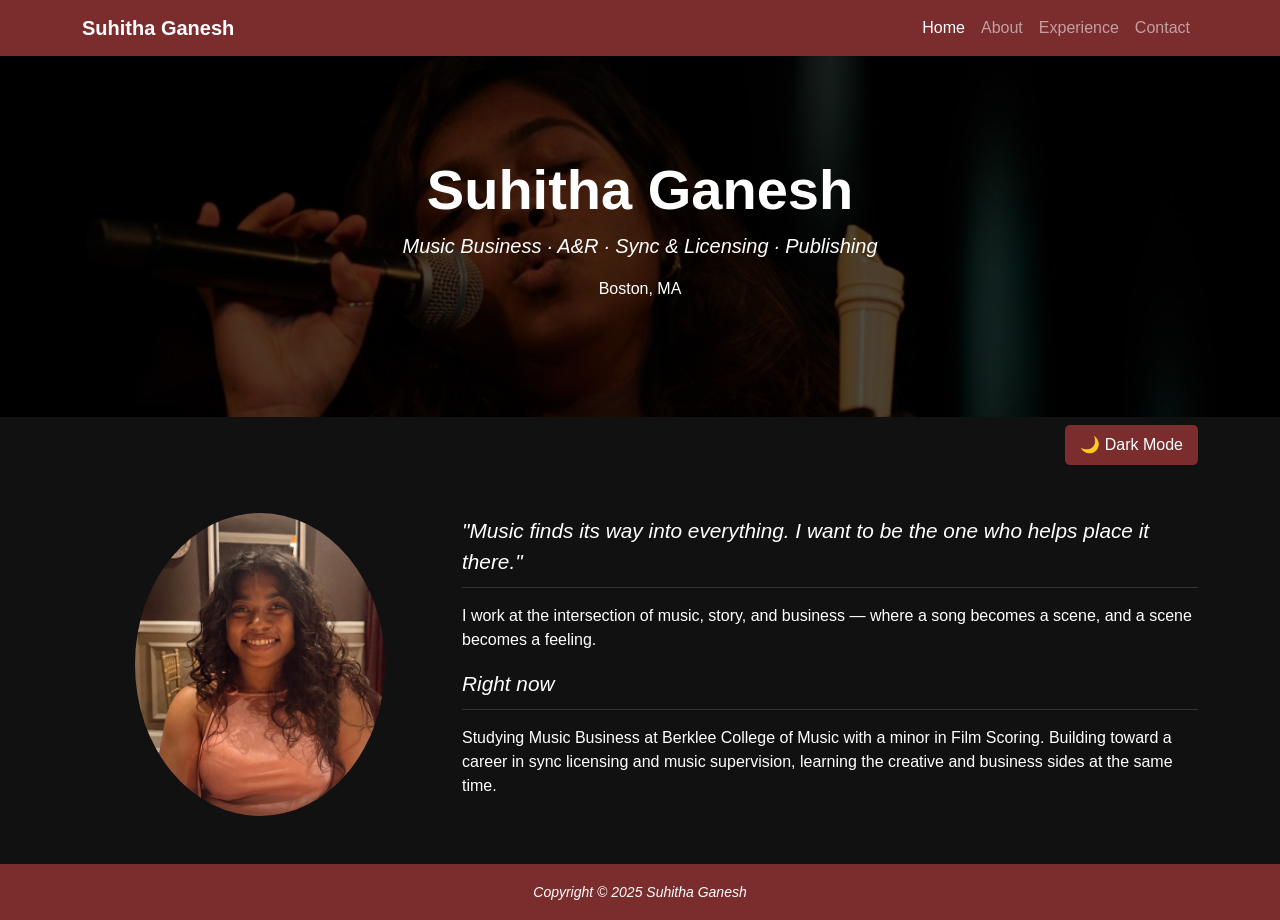
<file: index.html>
<!DOCTYPE html>
<html lang="en">
<head>
  <title>Suhitha Ganesh</title>
  <meta charset="utf-8">
  <meta name="viewport" content="width=device-width, initial-scale=1">
  <link href="https://cdn.jsdelivr.net/npm/bootstrap@5.3.0/dist/css/bootstrap.min.css" rel="stylesheet">
  <link rel="stylesheet" href="style.css">
</head>
<body>

<!-- Bootstrap Navbar -->
<nav class="navbar navbar-expand-lg navbar-dark" style="background-color: #7B2D2D;">
  <div class="container">
    <a class="navbar-brand fw-bold" href="index.html">Suhitha Ganesh</a>
    <button class="navbar-toggler" type="button" data-bs-toggle="collapse" data-bs-target="#navbarNav">
      <span class="navbar-toggler-icon"></span>
    </button>
    <div class="collapse navbar-collapse" id="navbarNav">
      <ul class="navbar-nav ms-auto">
        <li class="nav-item"><a class="nav-link active" href="index.html">Home</a></li>
        <li class="nav-item"><a class="nav-link" href="about.html">About</a></li>
        <li class="nav-item"><a class="nav-link" href="experience.html">Experience</a></li>
        <li class="nav-item"><a class="nav-link" href="contact.html">Contact</a></li>
      </ul>
    </div>
  </div>
</nav>

<!-- Header -->
<header class="hero">
  <h1 class="display-4 fw-bold">Suhitha Ganesh</h1>
  <p class="lead"><em>Music Business · A&R · Sync &amp; Licensing · Publishing</em></p>
  <p>Boston, MA</p>
</header>
<div class="text-end container mt-2">
  <button id="darkModeBtn" onclick="toggleDarkMode()" style="background-color:#7B2D2D; color:white; border:none; padding:8px 15px; border-radius:5px; cursor:pointer;">
    🌙 Dark Mode
  </button>
</div>

<!-- Main Content -->
<main class="container my-5">
  <div class="row align-items-center">
    <div class="col-md-4 text-center">
      <img src="profile.jpg" alt="Suhitha Ganesh" class="img-fluid rounded-circle" style="max-width: 250px;">
    </div>
    <div class="col-md-8">
      <p style="font-size: 1.3rem; font-style: italic; border-bottom: 1px solid #333; padding-bottom: 10px;">"Music finds its way into everything. I want to be the one who helps place it there."</p>
      <p>I work at the intersection of music, story, and business — where a song becomes a scene, and a scene becomes a feeling.</p>
      <p style="font-size: 1.3rem; font-style: italic; border-bottom: 1px solid #333; padding-bottom: 10px;">Right now</p>
      <p>Studying Music Business at Berklee College of Music with a minor in Film Scoring. Building toward a career in sync licensing and music supervision, learning the creative and business sides at the same time.</p>
    </div>
  </div>
</main>

<!-- Footer -->
<footer class="text-center py-3" style="background-color: #7B2D2D; color: white;">
  <small><i>Copyright &copy; 2025 Suhitha Ganesh</i></small>
</footer>
<script>
function toggleDarkMode() {
  document.body.classList.toggle('light-mode');
  var btn = document.getElementById('darkModeBtn');
  if (document.body.classList.contains('light-mode')) {
    btn.textContent = '🌙 Dark Mode';
  } else {
    btn.textContent = '☀️ Light Mode';
  }
}
</script>

<script src="https://cdn.jsdelivr.net/npm/bootstrap@5.3.0/dist/js/bootstrap.bundle.min.js"></script>

</body>
</html>
</file>
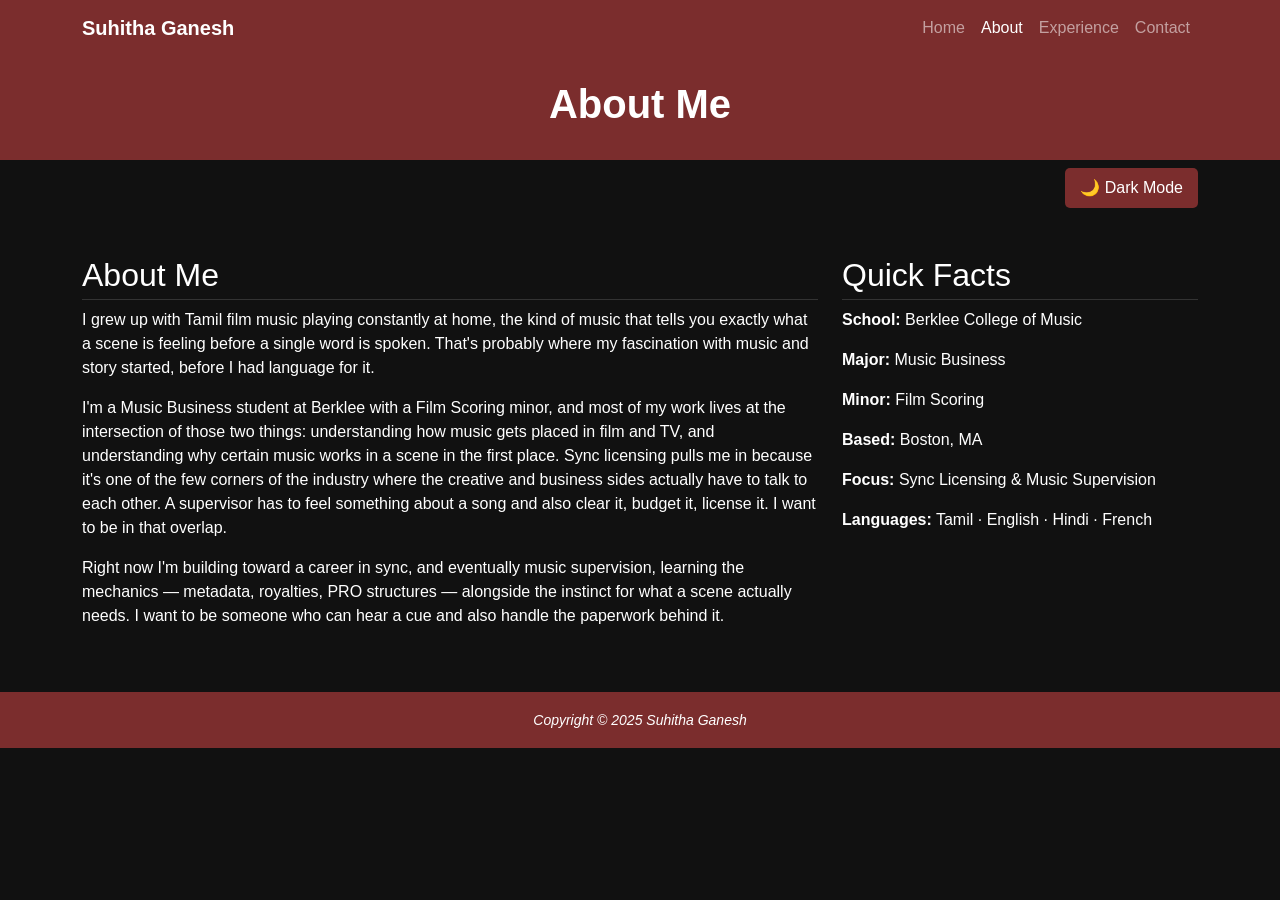
<file: about.html>
<!DOCTYPE html>
<html lang="en">
<head>
  <title>Suhitha Ganesh - About</title>
  <meta charset="utf-8">
  <meta name="viewport" content="width=device-width, initial-scale=1">
  <link href="https://cdn.jsdelivr.net/npm/bootstrap@5.3.0/dist/css/bootstrap.min.css" rel="stylesheet">
  <link rel="stylesheet" href="style.css">
</head>
<body>

<nav class="navbar navbar-expand-lg navbar-dark" style="background-color: #7B2D2D;">
  <div class="container">
    <a class="navbar-brand fw-bold" href="index.html">Suhitha Ganesh</a>
    <button class="navbar-toggler" type="button" data-bs-toggle="collapse" data-bs-target="#navbarNav">
      <span class="navbar-toggler-icon"></span>
    </button>
    <div class="collapse navbar-collapse" id="navbarNav">
      <ul class="navbar-nav ms-auto">
        <li class="nav-item"><a class="nav-link" href="index.html">Home</a></li>
        <li class="nav-item"><a class="nav-link active" href="about.html">About</a></li>
        <li class="nav-item"><a class="nav-link" href="experience.html">Experience</a></li>
        <li class="nav-item"><a class="nav-link" href="contact.html">Contact</a></li>
      </ul>
    </div>
  </div>
</nav>

<header class="text-white text-center py-4" style="background-color: #7B2D2D;">
  <h1 class="fw-bold">About Me</h1>
</header>
<div class="text-end container mt-2">
  <button id="darkModeBtn" onclick="toggleDarkMode()" style="background-color:#7B2D2D; color:white; border:none; padding:8px 15px; border-radius:5px; cursor:pointer;">
    🌙 Dark Mode
  </button>
</div>
<main class="container my-5">
  <div class="row">
    <div class="col-md-8">
      <h2>About Me</h2>
      <p>I grew up with Tamil film music playing constantly at home, the kind of music that tells you exactly what a scene is feeling before a single word is spoken. That's probably where my fascination with music and story started, before I had language for it.</p>
      <p>I'm a Music Business student at Berklee with a Film Scoring minor, and most of my work lives at the intersection of those two things: understanding how music gets placed in film and TV, and understanding why certain music works in a scene in the first place. Sync licensing pulls me in because it's one of the few corners of the industry where the creative and business sides actually have to talk to each other. A supervisor has to feel something about a song and also clear it, budget it, license it. I want to be in that overlap.</p>
      <p>Right now I'm building toward a career in sync, and eventually music supervision, learning the mechanics — metadata, royalties, PRO structures — alongside the instinct for what a scene actually needs. I want to be someone who can hear a cue and also handle the paperwork behind it.</p>
    </div>
    <div class="col-md-4">
      <h2>Quick Facts</h2>
      <p><strong>School:</strong> Berklee College of Music</p>
      <p><strong>Major:</strong> Music Business</p>
      <p><strong>Minor:</strong> Film Scoring</p>
      <p><strong>Based:</strong> Boston, MA</p>
      <p><strong>Focus:</strong> Sync Licensing & Music Supervision</p>
      <p><strong>Languages:</strong> Tamil · English · Hindi · French</p>
    </div>
  </div>
</main>

<footer class="text-center py-3" style="background-color: #7B2D2D; color: white;">
  <small><i>Copyright &copy; 2025 Suhitha Ganesh</i></small>
</footer>
<script>
function toggleDarkMode() {
  document.body.classList.toggle('light-mode');
  var btn = document.getElementById('darkModeBtn');
  if (document.body.classList.contains('light-mode')) {
    btn.textContent = '🌙 Dark Mode';
  } else {
    btn.textContent = '☀️ Light Mode';
  }
}
</script>

<script src="https://cdn.jsdelivr.net/npm/bootstrap@5.3.0/dist/js/bootstrap.bundle.min.js"></script>
</body>
</html>
</file>
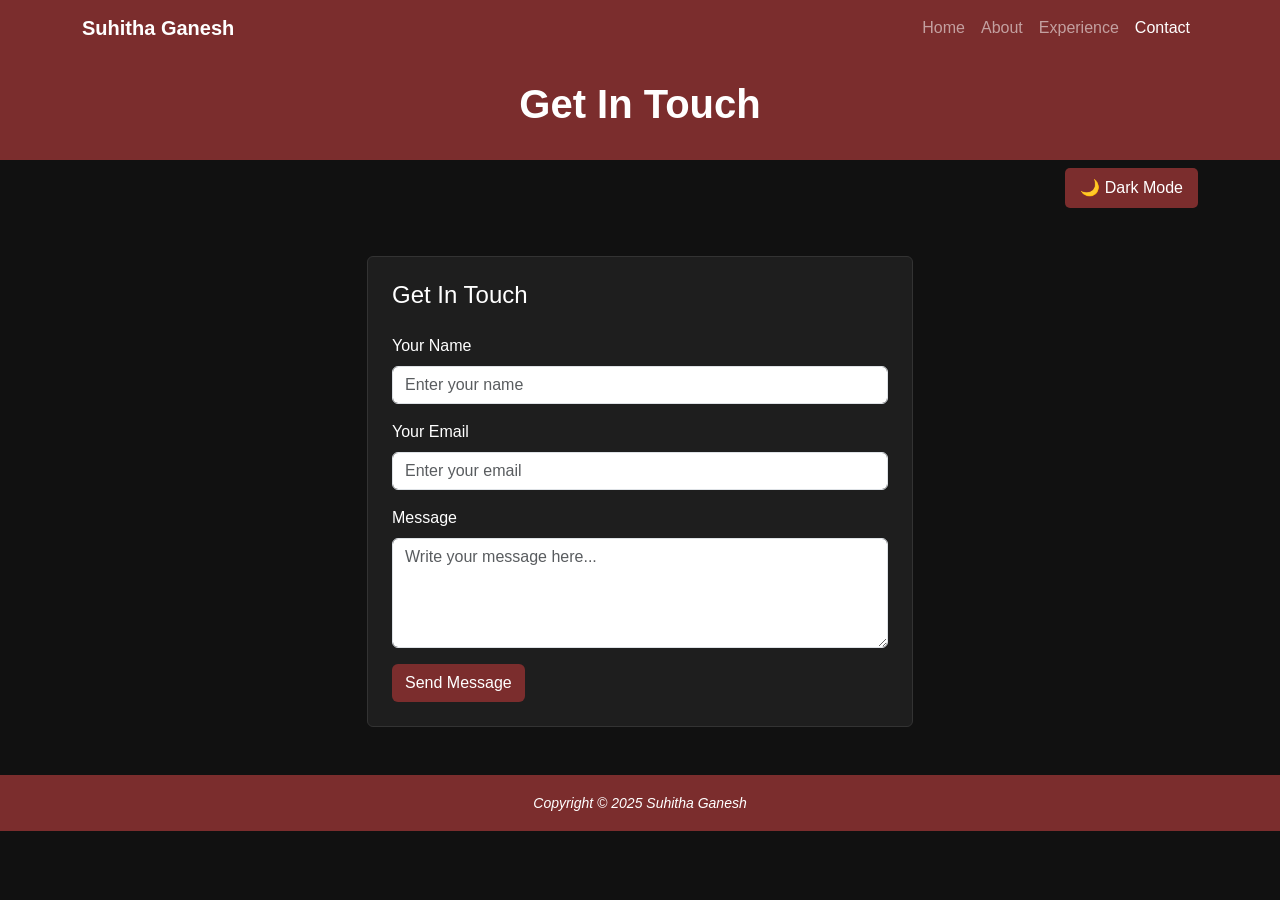
<file: contact.html>
<!DOCTYPE html>
<html lang="en">
<head>
  <title>Suhitha Ganesh - Contact</title>
  <meta charset="utf-8">
  <meta name="viewport" content="width=device-width, initial-scale=1">
  <link href="https://cdn.jsdelivr.net/npm/bootstrap@5.3.0/dist/css/bootstrap.min.css" rel="stylesheet">
  <link rel="stylesheet" href="style.css">
</head>
<body>

<nav class="navbar navbar-expand-lg navbar-dark" style="background-color: #7B2D2D;">
  <div class="container">
    <a class="navbar-brand fw-bold" href="index.html">Suhitha Ganesh</a>
    <button class="navbar-toggler" type="button" data-bs-toggle="collapse" data-bs-target="#navbarNav">
      <span class="navbar-toggler-icon"></span>
    </button>
    <div class="collapse navbar-collapse" id="navbarNav">
      <ul class="navbar-nav ms-auto">
        <li class="nav-item"><a class="nav-link" href="index.html">Home</a></li>
        <li class="nav-item"><a class="nav-link" href="about.html">About</a></li>
        <li class="nav-item"><a class="nav-link" href="experience.html">Experience</a></li>
        <li class="nav-item"><a class="nav-link active" href="contact.html">Contact</a></li>
      </ul>
    </div>
  </div>
</nav>

<header class="text-white text-center py-4" style="background-color: #7B2D2D;">
  <h1 class="fw-bold">Get In Touch</h1>
</header>
<div class="text-end container mt-2">
  <button id="darkModeBtn" onclick="toggleDarkMode()" style="background-color:#7B2D2D; color:white; border:none; padding:8px 15px; border-radius:5px; cursor:pointer;">
    🌙 Dark Mode
  </button>
</div>
<main class="container my-5">
  <div class="row justify-content-center">
    <div class="col-md-6">
      <div class="card p-4">
        <h4 class="mb-4">Get In Touch</h4>
        <form action="https://formspree.io/f/mzepgvvq" method="POST">
          <div class="mb-3">
            <label class="form-label">Your Name</label>
            <input type="text" name="name" class="form-control" placeholder="Enter your name" required>
          </div>
          <div class="mb-3">
            <label class="form-label">Your Email</label>
            <input type="email" name="email" class="form-control" placeholder="Enter your email" required>
          </div>
          <div class="mb-3">
            <label class="form-label">Message</label>
            <textarea name="message" class="form-control" rows="4" placeholder="Write your message here..." required></textarea>
          </div>
          <button type="submit" class="btn" style="background-color: #7B2D2D; color: white;">Send Message</button>
        </form>
      </div>
    </div>
  </div>
</main>

<footer class="text-center py-3" style="background-color: #7B2D2D; color: white;">
  <small><i>Copyright &copy; 2025 Suhitha Ganesh</i></small>
</footer>
<script>
function toggleDarkMode() {
  document.body.classList.toggle('light-mode');
  var btn = document.getElementById('darkModeBtn');
  if (document.body.classList.contains('light-mode')) {
    btn.textContent = '🌙 Dark Mode';
  } else {
    btn.textContent = '☀️ Light Mode';
  }
}
</script>

<script src="https://cdn.jsdelivr.net/npm/bootstrap@5.3.0/dist/js/bootstrap.bundle.min.js"></script>
</body>
</html>
</file>
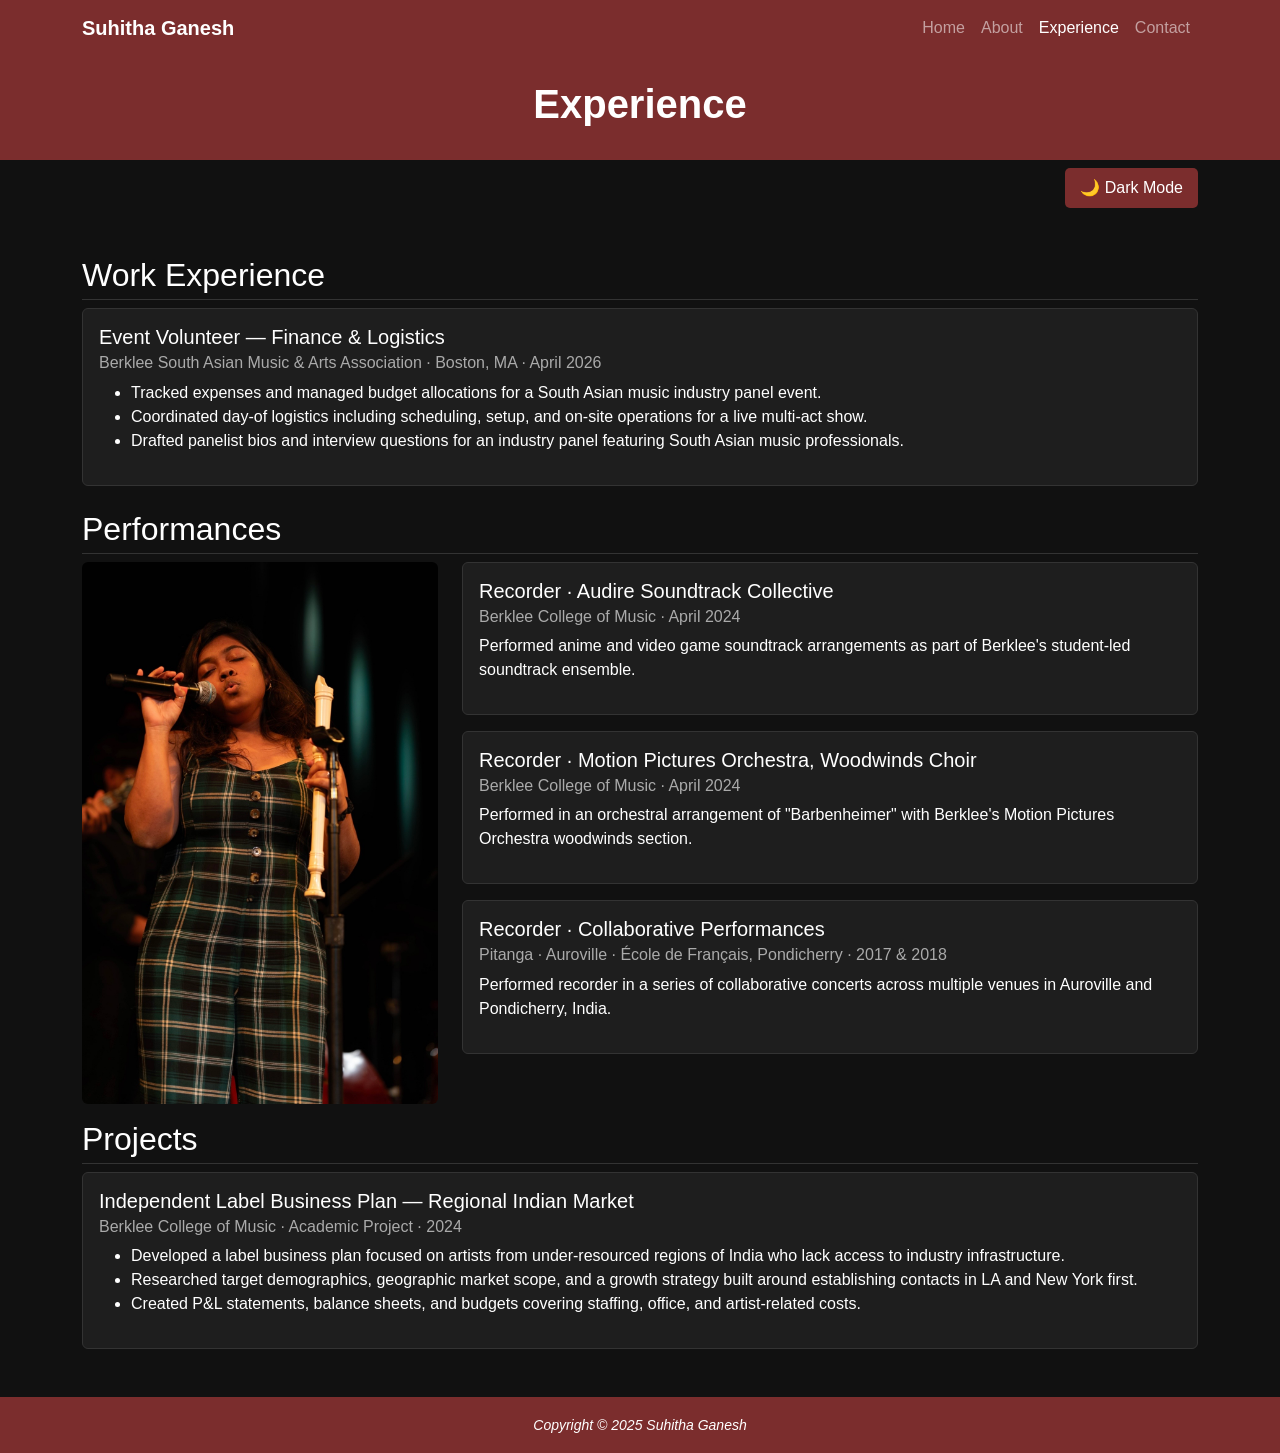
<file: experience.html>
<!DOCTYPE html>
<html lang="en">
<head>
  <title>Suhitha Ganesh - Experience</title>
  <meta charset="utf-8">
  <meta name="viewport" content="width=device-width, initial-scale=1">
  <link href="https://cdn.jsdelivr.net/npm/bootstrap@5.3.0/dist/css/bootstrap.min.css" rel="stylesheet">
  <link rel="stylesheet" href="style.css">
</head>
<body>

<nav class="navbar navbar-expand-lg navbar-dark" style="background-color: #7B2D2D;">
  <div class="container">
    <a class="navbar-brand fw-bold" href="index.html">Suhitha Ganesh</a>
    <button class="navbar-toggler" type="button" data-bs-toggle="collapse" data-bs-target="#navbarNav">
      <span class="navbar-toggler-icon"></span>
    </button>
    <div class="collapse navbar-collapse" id="navbarNav">
      <ul class="navbar-nav ms-auto">
        <li class="nav-item"><a class="nav-link" href="index.html">Home</a></li>
        <li class="nav-item"><a class="nav-link" href="about.html">About</a></li>
        <li class="nav-item"><a class="nav-link active" href="experience.html">Experience</a></li>
        <li class="nav-item"><a class="nav-link" href="contact.html">Contact</a></li>
      </ul>
    </div>
  </div>
</nav>

<header class="text-white text-center py-4" style="background-color: #7B2D2D;">
  <h1 class="fw-bold">Experience</h1>
</header>
<div class="text-end container mt-2">
  <button id="darkModeBtn" onclick="toggleDarkMode()" style="background-color:#7B2D2D; color:white; border:none; padding:8px 15px; border-radius:5px; cursor:pointer;">
    🌙 Dark Mode
  </button>
</div>
<main class="container my-5">

  <h2>Work Experience</h2>
  <div class="card mb-4">
    <div class="card-body">
      <h5 class="card-title">Event Volunteer — Finance & Logistics</h5>
      <h6 class="card-subtitle mb-2 text-muted">Berklee South Asian Music & Arts Association · Boston, MA · April 2026</h6>
      <ul>
        <li>Tracked expenses and managed budget allocations for a South Asian music industry panel event.</li>
        <li>Coordinated day-of logistics including scheduling, setup, and on-site operations for a live multi-act show.</li>
        <li>Drafted panelist bios and interview questions for an industry panel featuring South Asian music professionals.</li>
      </ul>
    </div>
  </div>

  <h2>Performances</h2>
  <div class="row">
    <div class="col-md-4 text-center">
      <img src="perform.jpeg" alt="Suhitha performing at Berklee" class="img-fluid rounded mb-3">
    </div>
    <div class="col-md-8">
      <div class="card mb-3">
        <div class="card-body">
          <h5 class="card-title">Recorder · Audire Soundtrack Collective</h5>
          <h6 class="card-subtitle mb-2 text-muted">Berklee College of Music · April 2024</h6>
          <p>Performed anime and video game soundtrack arrangements as part of Berklee's student-led soundtrack ensemble.</p>
        </div>
      </div>
      <div class="card mb-3">
        <div class="card-body">
          <h5 class="card-title">Recorder · Motion Pictures Orchestra, Woodwinds Choir</h5>
          <h6 class="card-subtitle mb-2 text-muted">Berklee College of Music · April 2024</h6>
          <p>Performed in an orchestral arrangement of "Barbenheimer" with Berklee's Motion Pictures Orchestra woodwinds section.</p>
        </div>
      </div>
      <div class="card mb-3">
        <div class="card-body">
          <h5 class="card-title">Recorder · Collaborative Performances</h5>
          <h6 class="card-subtitle mb-2 text-muted">Pitanga · Auroville · École de Français, Pondicherry · 2017 & 2018</h6>
          <p>Performed recorder in a series of collaborative concerts across multiple venues in Auroville and Pondicherry, India.</p>
        </div>
      </div>
    </div>
  </div>

  <h2>Projects</h2>
  <div class="card mb-4">
    <div class="card-body">
      <h5 class="card-title">Independent Label Business Plan — Regional Indian Market</h5>
      <h6 class="card-subtitle mb-2 text-muted">Berklee College of Music · Academic Project · 2024</h6>
      <ul>
        <li>Developed a label business plan focused on artists from under-resourced regions of India who lack access to industry infrastructure.</li>
        <li>Researched target demographics, geographic market scope, and a growth strategy built around establishing contacts in LA and New York first.</li>
        <li>Created P&L statements, balance sheets, and budgets covering staffing, office, and artist-related costs.</li>
      </ul>
    </div>
  </div>

</main>

<footer class="text-center py-3" style="background-color: #7B2D2D; color: white;">
  <small><i>Copyright &copy; 2025 Suhitha Ganesh</i></small>
</footer>
<script>
function toggleDarkMode() {
  document.body.classList.toggle('light-mode');
  var btn = document.getElementById('darkModeBtn');
  if (document.body.classList.contains('light-mode')) {
    btn.textContent = '🌙 Dark Mode';
  } else {
    btn.textContent = '☀️ Light Mode';
  }
}
</script>

<script src="https://cdn.jsdelivr.net/npm/bootstrap@5.3.0/dist/js/bootstrap.bundle.min.js"></script>
</body>
</html>
</file>
<file: style.css>
/* Base styles */
body {
  background-color: #111111 !important;
  color: #ffffff !important;
  font-family: Arial, sans-serif;
}

/* Hero header with background image */
.hero {
  background-image: linear-gradient(rgba(0,0,0,0.7), rgba(0,0,0,0.7)), url('perform.jpeg');
  background-size: cover;
  background-position: 50% 15%;
  color: white !important;
  text-align: center;
  padding: 100px 20px;
}

/* Card styles */
.card {
  background-color: #1e1e1e !important;
  color: #ffffff !important;
  border-color: #333 !important;
}

.card-subtitle {
  color: #aaaaaa !important;
}

h2 {
  color: #ffffff !important;
  border-bottom: 1px solid #333;
  padding-bottom: 5px;
}

/* Dark mode toggle styles */
body.dark-mode {
  background-color: #000000 !important;
  color: #ffffff !important;
}

body.dark-mode .card {
  background-color: #111111 !important;
  color: #ffffff !important;
  border-color: #333 !important;
}

/* Light mode styles */
body.light-mode {
  background-color: #ffffff !important;
  color: #222222 !important;
}

body.light-mode .card {
  background-color: #ffffff !important;
  color: #222222 !important;
  border-color: #ddd !important;
}

body.light-mode h2 {
  color: #7B2D2D !important;
}

/* Fade in animation */
.fade-in {
  opacity: 0;
  transform: translateY(50px);
  transition: opacity 1s ease, transform 1s ease;
}

.fade-in.visible {
  opacity: 1;
  transform: translateY(0);
}
</file>
